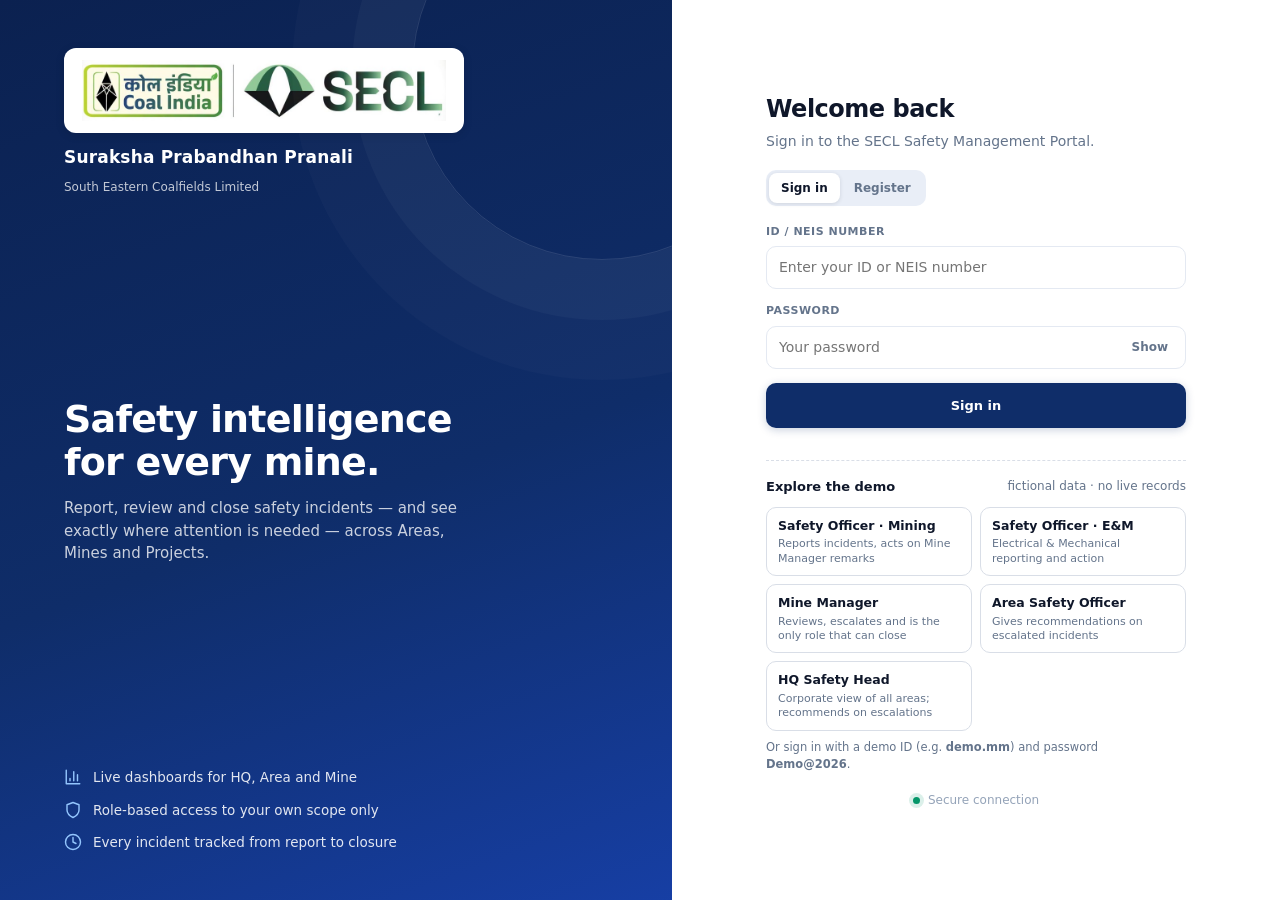
<file: index.html>
<!doctype html>
<html lang="en">
<head>
<meta charset="utf-8">
<meta name="viewport" content="width=device-width,initial-scale=1,viewport-fit=cover">
<meta name="theme-color" content="#0f2d69">
<title>Sign in · Suraksha Prabandhan Pranali</title>
<link rel="stylesheet" href="assets/css/mg.css">
<script src="assets/js/mg-loader.js"></script>
<script src="assets/js/mg-demo.js"></script>
</head>
<body>
<div class="auth">
  <aside class="auth-side" aria-hidden="false">
    <div class="auth-ring"></div>
    <div class="brand-stack"><div class="logo-plate"><img src="assets/img/secl-logo-wide.jpg" alt="Coal India · SECL"></div><b>Suraksha Prabandhan Pranali</b><small>South Eastern Coalfields Limited</small></div>
    <div>
      <h1>Safety intelligence for every mine.</h1>
      <p>Report, review and close safety incidents — and see exactly where attention is needed — across Areas, Mines and Projects.</p>
    </div>
    <ul class="auth-points">
      <li><svg class="ic" viewBox="0 0 24 24"><path d="M3 3v18h18M18 17V9M13 17V5M8 17v-3"/></svg>Live dashboards for HQ, Area and Mine</li>
      <li><svg class="ic" viewBox="0 0 24 24"><path d="M12 22s8-4 8-10V5l-8-3-8 3v7c0 6 8 10 8 10z"/></svg>Role-based access to your own scope only</li>
      <li><svg class="ic" viewBox="0 0 24 24"><circle cx="12" cy="12" r="10"/><path d="M12 6v6l4 2"/></svg>Every incident tracked from report to closure</li>
    </ul>
  </aside>

  <main class="auth-main">
    <div class="auth-card">
      <div>
        <h2 id="authTitle">Welcome back</h2>
        <p class="lead" id="authLead">Sign in to the SECL Safety Management Portal.</p>
      </div>
      <div class="seg" role="tablist" aria-label="Sign in or register" style="justify-self:start">
        <button type="button" role="tab" id="tabIn" class="active" aria-selected="true">Sign in</button>
        <button type="button" role="tab" id="tabUp" aria-selected="false">Register</button>
      </div>

      <form id="formIn" novalidate>
        <div class="field"><label for="loginId">ID / NEIS number</label><input id="loginId" class="input" type="text" placeholder="Enter your ID or NEIS number" autocomplete="username" maxlength="100"></div>
        <div class="field"><label for="loginPass">Password</label>
          <div class="pw"><input id="loginPass" class="input" type="password" placeholder="Your password" autocomplete="current-password" maxlength="128"><button type="button" class="btn btn-ghost btn-sm" data-peek="loginPass" aria-label="Show password">Show</button></div></div>
        <div id="loginErr" class="err-box" role="alert"></div>
        <button id="loginBtn" class="btn btn-primary" type="submit" style="padding:12px 16px">Sign in</button>
        <div class="demo-box"><div class="demo-h">Explore the demo <span>fictional data · no live records</span></div><div class="demo-list" id="demoList"></div><div class="demo-note">Or sign in with a demo ID (e.g. <b>demo.mm</b>) and password <b>Demo@2026</b>.</div></div>
      </form>

      <form id="formUp" class="hidden" novalidate>
        <div class="field"><label for="regName">Full name</label><input id="regName" class="input" type="text" placeholder="Your full name" autocomplete="name" maxlength="150"></div>
        <div class="field"><label for="regId">ID / NEIS number</label><input id="regId" class="input" type="text" placeholder="Enter your ID or NEIS number" maxlength="100"></div>
        <div class="field-row three" style="gap:10px">
          <div class="field"><label for="regDept">Employment</label><select id="regDept" class="select"><option value="">Select</option><option>Departmental</option><option>Contractual</option></select></div>
          <div class="field"><label for="regDeptType">Department</label><select id="regDeptType" class="select"><option value="">Select</option><option>Electrical</option><option>Mechanical</option><option>Mining</option><option>Civil</option></select></div>
          <div class="field"><label for="regWorkplace">Work place</label><select id="regWorkplace" class="select"><option value="">Select</option><option>Below Ground</option><option>Surface</option></select></div>
        </div>
        <div class="field"><label for="regPass">Password</label>
          <div class="pw"><input id="regPass" class="input" type="password" placeholder="At least 12 characters" minlength="12" maxlength="128" autocomplete="new-password"><button type="button" class="btn btn-ghost btn-sm" data-peek="regPass" aria-label="Show password">Show</button></div>
          <span class="hint">12–128 characters. Safety roles are assigned by an administrator, not at registration.</span></div>
        <div id="regErr" class="err-box" role="alert"></div>
        <button id="regBtn" class="btn btn-primary" type="submit" style="padding:12px 16px">Create account</button>
      </form>

      <div class="auth-foot"><i></i>Secure connection</div>
    </div>
  </main>
</div>

<script>
const PROD_FRONTEND_HOSTS=new Set(['mineguard-frontend.vercel.app','mineguard-frontend-tajendrasingh01s-projects.vercel.app','mineguard-frontend-git-main-tajendrasingh01s-projects.vercel.app']);
const API_BASE=window.MINEGUARD_API_BASE||(PROD_FRONTEND_HOSTS.has(location.hostname)?'https://mineguard-api.onrender.com':'https://mineguard-test-api.onrender.com');
const $=id=>document.getElementById(id);

/* Already signed in with an unexpired token → straight to the portal. */
(function(){
  const t=localStorage.getItem('mg_token');if(!t)return;
  try{const p=JSON.parse(atob(t.split('.')[1].replace(/-/g,'+').replace(/_/g,'/')));if(p.exp*1000>Date.now()){location.replace('safety.html');return}}catch{}
  localStorage.removeItem('mg_token');
})();

if(window.MGDemo){$('demoList').innerHTML=Object.entries(MGDemo.PERSONAS).map(([k,p])=>'<button type="button" class="demo-p" data-k="'+k+'"><b>'+p.label+'</b><small>'+p.blurb+'</small></button>').join('');
  $('demoList').onclick=e=>{const b=e.target.closest('[data-k]');if(!b)return;showLoader('Preparing the demo workspace');MGDemo.enter(b.dataset.k);setTimeout(()=>{location.href='safety.html'},700)}}
const mode=m=>{
  const up=m==='up';
  $('tabIn').classList.toggle('active',!up);$('tabUp').classList.toggle('active',up);$('tabIn').setAttribute('aria-selected',String(!up));$('tabUp').setAttribute('aria-selected',String(up));
  $('formIn').classList.toggle('hidden',up);$('formUp').classList.toggle('hidden',!up);
  $('authTitle').textContent=up?'Create your account':'Welcome back';
  $('authLead').textContent=up?'Register to report and track safety observations.':'Sign in to the SECL Safety Management Portal.';
  (up?$('regName'):$('loginId')).focus();
};
$('tabIn').onclick=()=>mode('in');$('tabUp').onclick=()=>mode('up');
document.querySelectorAll('[data-peek]').forEach(b=>b.onclick=()=>{const i=$(b.dataset.peek),show=i.type==='password';i.type=show?'text':'password';b.textContent=show?'Hide':'Show';b.setAttribute('aria-label',show?'Hide password':'Show password')});

/* Full-screen loading scene shown the moment the user signs in; removed again if sign-in fails. */
const showLoader=msg=>{hideLoader();const d=document.createElement('div');d.id='ldOverlay';d.innerHTML=window.MG.loaderHtml(msg);document.body.appendChild(d)};
const hideLoader=()=>{const d=document.getElementById('ldOverlay');if(d)d.remove()};
const fail=(id,msg)=>{hideLoader();const e=$(id);e.textContent=msg;e.classList.add('on')};
const busy=(btn,on,label)=>{btn.disabled=on;btn.classList.toggle('loading',on);btn.firstChild.textContent=on?label:btn.dataset.l};
['loginBtn','regBtn'].forEach(id=>{$(id).dataset.l=$(id).textContent});

async function post(path,body){
  const r=await fetch(API_BASE+path,{method:'POST',headers:{'Content-Type':'application/json'},body:JSON.stringify(body)});
  const d=await r.json().catch(()=>({error:'Invalid response from server'}));
  if(!r.ok)throw new Error(d.error||'Request failed');
  return d;
}
$('formIn').onsubmit=async e=>{
  e.preventDefault();$('loginErr').classList.remove('on');
  const id=$('loginId').value.trim(),pw=$('loginPass').value;
  if(!id||!pw)return fail('loginErr','Please enter your ID and password.');
  busy($('loginBtn'),true,'Signing in…');showLoader('Signing you in');
  const dk=window.MGDemo&&MGDemo.match(id,pw);
  if(dk){MGDemo.enter(dk);setTimeout(()=>{location.href='safety.html'},600);return}
  try{const d=await post('/api/auth/login',{worker_id:id,password:pw});localStorage.setItem('mg_token',d.token);location.href='safety.html'}
  catch(err){fail('loginErr',err.message);busy($('loginBtn'),false)}
};
$('formUp').onsubmit=async e=>{
  e.preventDefault();$('regErr').classList.remove('on');
  const name=$('regName').value.trim(),id=$('regId').value.trim(),pw=$('regPass').value;
  if(!name||!id||!pw)return fail('regErr','Name, ID and password are required.');
  if(pw.length<12||pw.length>128)return fail('regErr','Password must be 12–128 characters.');
  const department=[$('regDept').value,$('regDeptType').value,$('regWorkplace').value].filter(Boolean).join(' | ');
  busy($('regBtn'),true,'Creating…');showLoader('Creating your account');
  try{const d=await post('/api/auth/register',{name,worker_id:id,department,password:pw});localStorage.setItem('mg_token',d.token);location.href='safety.html'}
  catch(err){fail('regErr',err.message);busy($('regBtn'),false)}
};
</script>
</body>
</html>
</file>
<file: assets/css/mg.css>
/* · SECL Safety Intelligence — design system
   Light enterprise UI. Status + severity colours are defined once here and mirrored in mg-core.js. */
:root{
  --bg:#f4f6fb;--surface:#fff;--surface-2:#f8fafc;--line:#e4e9f2;--line-2:#eef2f7;
  --ink:#0f172a;--ink-2:#334155;--muted:#64748b;--faint:#94a3b8;
  --brand:#0f2d69;--accent:#2563eb;--accent-soft:#eaf1ff;--accent-ink:#1d4ed8;
  --st-open:#d97706;--st-open-bg:#fef3c7;
  --st-under_review:#2563eb;--st-under_review-bg:#dbeafe;
  --st-action_assigned:#7c3aed;--st-action_assigned-bg:#ede9fe;
  --st-escalated:#dc2626;--st-escalated-bg:#fee2e2;
  --st-resolved:#059669;--st-resolved-bg:#d1fae5;
  --st-closed:#64748b;--st-closed-bg:#e2e8f0;
  --good:#059669;--warn:#d97706;--bad:#dc2626;
  --r:14px;--r-sm:10px;--sh:0 1px 2px rgba(15,23,42,.04),0 4px 16px rgba(15,23,42,.045);
  --sh-up:0 10px 32px rgba(15,23,42,.11);--ease:cubic-bezier(.2,.75,.25,1);
  --side:232px;font-family:Inter,system-ui,-apple-system,"Segoe UI",Roboto,Arial,sans-serif;
}
*{box-sizing:border-box}html{-webkit-text-size-adjust:100%}
body{margin:0;background:var(--bg);color:var(--ink);font-size:14px;line-height:1.5;-webkit-font-smoothing:antialiased}
h1,h2,h3,h4,p{margin:0}button{font:inherit;color:inherit}a{color:var(--accent-ink)}
.hidden{display:none!important}.sr-only{position:absolute;width:1px;height:1px;overflow:hidden;clip:rect(0 0 0 0)}
svg.ic{width:1em;height:1em;stroke:currentColor;fill:none;stroke-width:1.9;stroke-linecap:round;stroke-linejoin:round;flex:0 0 auto;vertical-align:-.14em}
:focus-visible{outline:2px solid var(--accent);outline-offset:2px;border-radius:6px}

/* ---------- shell ---------- */
.app{display:grid;grid-template-columns:var(--side) minmax(0,1fr);min-height:100dvh}
.sidebar{position:sticky;top:0;height:100dvh;background:#fff;border-right:1px solid var(--line);display:flex;flex-direction:column;padding:18px 12px;gap:4px;z-index:30}
.brand{display:flex;align-items:center;gap:11px;padding:2px 8px 16px}
.brand-mark{width:34px;height:34px;border-radius:10px;background:linear-gradient(140deg,#0f2d69,#2563eb);color:#fff;display:grid;place-items:center;font-weight:800;font-size:13px;letter-spacing:.3px}
.brand b{display:block;font-size:14px;letter-spacing:-.2px}.brand small{color:var(--muted);font-size:11px}
.nav-label{font-size:10px;font-weight:700;letter-spacing:1.1px;color:var(--faint);padding:12px 10px 6px;text-transform:uppercase}
.nav-link{display:flex;align-items:center;gap:11px;width:100%;border:0;background:transparent;text-align:left;padding:10px 12px;border-radius:10px;color:var(--ink-2);font-weight:550;cursor:pointer;text-decoration:none;transition:background .18s,color .18s,transform .18s var(--ease)}
.nav-link svg{font-size:18px;color:var(--faint);transition:color .18s}
.nav-link:hover{background:var(--surface-2);color:var(--ink)}.nav-link:hover svg{color:var(--accent)}
.nav-link.active{background:var(--accent-soft);color:var(--accent-ink)}.nav-link.active svg{color:var(--accent)}
.nav-link:active{transform:scale(.985)}
.side-spacer{flex:1}
.userbox{border:1px solid var(--line);border-radius:12px;padding:11px;background:var(--surface-2);display:grid;gap:9px}
.userbox .u-name{font-weight:650;font-size:13px;overflow:hidden;text-overflow:ellipsis;white-space:nowrap}
.userbox .u-role{font-size:11px;color:var(--muted)}
.main{min-width:0;display:flex;flex-direction:column}
.topbar{position:sticky;top:0;z-index:20;display:flex;align-items:center;justify-content:space-between;gap:14px;flex-wrap:wrap;padding:14px 28px;background:rgba(244,246,251,.88);backdrop-filter:saturate(1.4) blur(10px);border-bottom:1px solid transparent}
.topbar.scrolled{border-bottom-color:var(--line)}
.crumbs{display:flex;align-items:center;gap:6px;flex-wrap:wrap;min-width:0}
.crumbs h1{font-size:19px;letter-spacing:-.35px;font-weight:750}
.crumb-btn{border:0;background:transparent;color:var(--muted);cursor:pointer;padding:4px 7px;border-radius:7px;font-weight:550}
.crumb-btn:hover{background:#e9eef7;color:var(--ink)}.crumb-sep{color:var(--faint);font-size:12px}
.crumb-cur{font-weight:700;padding:4px 7px}
.top-actions{display:flex;align-items:center;gap:10px;flex-wrap:wrap}
.content{padding:6px 28px 40px;max-width:1500px;width:100%;margin:0 auto}
#view>*{animation:view-in .36s var(--ease) both}
@keyframes view-in{from{opacity:0;transform:translateY(10px)}to{opacity:1;transform:none}}

/* ---------- controls ---------- */
.btn{display:inline-flex;align-items:center;justify-content:center;gap:8px;border:1px solid transparent;border-radius:10px;padding:9px 15px;font-weight:600;font-size:13px;cursor:pointer;white-space:nowrap;transition:background .18s,border-color .18s,box-shadow .22s,transform .2s var(--ease),color .18s,opacity .18s}
.btn:not(:disabled):hover{transform:translateY(-1px)}.btn:not(:disabled):active{transform:translateY(0) scale(.98)}
.btn:disabled{opacity:.5;cursor:not-allowed}
.btn-primary{background:var(--brand);color:#fff;box-shadow:0 2px 8px rgba(15,45,105,.22)}.btn-primary:not(:disabled):hover{background:#143a85;box-shadow:0 6px 16px rgba(15,45,105,.28)}
.btn-accent{background:var(--accent);color:#fff;box-shadow:0 2px 8px rgba(37,99,235,.25)}.btn-accent:not(:disabled):hover{background:#1d4ed8}
.btn-secondary{background:#fff;border-color:var(--line);color:var(--ink-2)}.btn-secondary:not(:disabled):hover{border-color:#cdd7e6;box-shadow:0 4px 12px rgba(15,23,42,.07)}
.btn-ghost{background:transparent;color:var(--muted)}.btn-ghost:not(:disabled):hover{background:#e9eef7;color:var(--ink)}
.btn-danger{background:#fff;border-color:#fecaca;color:#b91c1c}.btn-danger:not(:disabled):hover{background:#fef2f2}
.btn-sm{padding:6px 11px;font-size:12px;border-radius:8px}.btn-icon{padding:8px;width:34px;height:34px}
.btn.loading{pointer-events:none;opacity:.75}.btn.loading::after{content:"";width:13px;height:13px;border:2px solid currentColor;border-right-color:transparent;border-radius:50%;animation:spin .7s linear infinite}
@keyframes spin{to{transform:rotate(360deg)}}
.seg{display:inline-flex;background:#e9eef7;border-radius:10px;padding:3px;gap:2px}
.seg button{border:0;background:transparent;padding:6px 12px;border-radius:8px;font-weight:600;font-size:12px;color:var(--muted);cursor:pointer;transition:background .18s,color .18s,box-shadow .2s}
.seg button:hover{color:var(--ink)}.seg button.active{background:#fff;color:var(--ink);box-shadow:0 1px 4px rgba(15,23,42,.12)}
.input,.select,.textarea{width:100%;border:1.5px solid var(--line);border-radius:10px;background:#fff;padding:10px 12px;font:inherit;color:var(--ink);transition:border-color .18s,box-shadow .18s,background .18s}
.input:hover,.select:hover,.textarea:hover{border-color:#cdd7e6}
.input:focus,.select:focus,.textarea:focus{outline:none;border-color:var(--accent);box-shadow:0 0 0 3px rgba(37,99,235,.14)}
.input[readonly]{background:var(--surface-2);color:var(--muted)}.textarea{min-height:96px;resize:vertical}
.field{display:flex;flex-direction:column;gap:6px;min-width:0}.field>label,.lbl{font-size:11px;font-weight:700;letter-spacing:.5px;text-transform:uppercase;color:var(--muted)}
.field .hint{font-size:11.5px;color:var(--faint)}
.field-row{display:grid;grid-template-columns:repeat(2,minmax(0,1fr));gap:16px}.field-row.three{grid-template-columns:repeat(3,minmax(0,1fr))}.field.span{grid-column:1/-1}
.chip{display:inline-flex;align-items:center;gap:6px;border:1.5px solid var(--line);background:#fff;border-radius:999px;padding:5px 12px;font-size:12px;font-weight:600;color:var(--ink-2);cursor:pointer;transition:all .18s}
.chip:hover{border-color:#c4d0e4;transform:translateY(-1px)}.chip.on{background:var(--accent-soft);border-color:#b9cffb;color:var(--accent-ink)}
.chip .n{font-weight:700;color:var(--faint);font-size:11px}.chip.on .n{color:var(--accent-ink)}
.chip .dot{width:8px;height:8px;border-radius:50%}
.chips{display:flex;gap:8px;flex-wrap:wrap}

/* ---------- cards / grid ---------- */
.card{background:var(--surface);border:1px solid var(--line);border-radius:var(--r);box-shadow:var(--sh);padding:18px;min-width:0;transition:box-shadow .25s,transform .25s var(--ease),border-color .25s}
.card.lift:hover{box-shadow:var(--sh-up);transform:translateY(-2px)}
.card-h{display:flex;align-items:flex-start;justify-content:space-between;gap:12px;margin-bottom:14px}
.card-h h3{font-size:14.5px;font-weight:700;letter-spacing:-.15px}.card-h .sub{font-size:12px;color:var(--muted);margin-top:2px}
.tools{display:flex;gap:8px;align-items:center;flex-wrap:wrap}
.grid{display:grid;gap:16px}.g2{grid-template-columns:repeat(2,minmax(0,1fr))}.g3{grid-template-columns:repeat(3,minmax(0,1fr))}.g4{grid-template-columns:repeat(4,minmax(0,1fr))}
.g-wide{grid-template-columns:minmax(0,1.7fr) minmax(0,1fr)}.g-wide-r{grid-template-columns:minmax(0,1fr) minmax(0,1.7fr)}
.kpis{display:grid;grid-template-columns:repeat(auto-fit,minmax(168px,1fr));gap:14px;margin-bottom:16px}
.kpi{position:relative;text-align:left;background:#fff;border:1px solid var(--line);border-radius:var(--r);padding:15px 16px 13px;box-shadow:var(--sh);cursor:pointer;overflow:hidden;transition:box-shadow .25s,transform .25s var(--ease),border-color .25s}
.kpi::before{content:"";position:absolute;left:0;top:0;bottom:0;width:3px;background:var(--c,var(--accent))}
.kpi:hover{transform:translateY(-2px);box-shadow:var(--sh-up)}.kpi:focus-visible{outline-offset:0}
.kpi.static{cursor:default}.kpi.static:hover{transform:none;box-shadow:var(--sh)}
.kpi-top{display:flex;align-items:center;gap:7px;color:var(--muted);font-size:12px;font-weight:600}
.kpi-top .dot{width:8px;height:8px;border-radius:50%;background:var(--c,var(--accent))}
.kpi-val{font-size:28px;font-weight:750;letter-spacing:-.8px;margin-top:6px;line-height:1.1;font-variant-numeric:tabular-nums}
.kpi-foot{display:flex;align-items:flex-end;justify-content:space-between;gap:8px;margin-top:6px;font-size:11.5px;color:var(--muted)}
.delta{display:inline-flex;align-items:center;gap:3px;font-weight:700;font-size:11.5px}.delta.up-bad,.delta.down-bad{color:var(--bad)}.delta.up-good,.delta.down-good{color:var(--good)}.delta.flat{color:var(--muted)}
.pill{display:inline-flex;align-items:center;gap:6px;border-radius:999px;padding:3px 10px;font-size:11.5px;font-weight:650;white-space:nowrap;background:var(--bg-c,#e2e8f0);color:var(--c,#334155)}
.pill .dot{width:6px;height:6px;border-radius:50%;background:var(--c,#334155)}
.tag{display:inline-flex;align-items:center;gap:5px;border-radius:7px;padding:2px 8px;font-size:11px;font-weight:650;background:var(--surface-2);border:1px solid var(--line);color:var(--ink-2)}
.muted{color:var(--muted)}.faint{color:var(--faint)}.small{font-size:12px}.strong{font-weight:650}
.section-title{display:flex;align-items:center;justify-content:space-between;gap:10px;margin:22px 0 12px}.section-title h2{font-size:15px;font-weight:700;letter-spacing:-.2px}
.range-note{font-size:12px;color:var(--muted);display:flex;align-items:center;gap:6px}

/* ---------- charts ---------- */
.chart{position:relative;min-height:60px}.chart svg{display:block;width:100%;overflow:visible}
.chart .axis{font:10.5px Inter,system-ui,sans-serif;fill:var(--faint)}.chart .grid-l{stroke:#edf1f7}
.bar-rect{transform-box:fill-box;transform-origin:50% 100%;animation:grow .55s var(--ease) both;transition:opacity .15s,filter .15s}
@keyframes grow{from{transform:scaleY(0)}to{transform:scaleY(1)}}
.chart [data-i]{cursor:pointer}.chart:hover [data-i]{opacity:.6}.chart [data-i]:hover,.chart [data-i]:focus{opacity:1!important}
.line-path{stroke-dasharray:1;stroke-dashoffset:1;animation:draw 1s var(--ease) forwards}
@keyframes draw{to{stroke-dashoffset:0}}
.area-fill{animation:fade-in .8s ease both}@keyframes fade-in{from{opacity:0}to{opacity:1}}
.hbars{display:grid;gap:11px}
.hbar{display:grid;grid-template-columns:minmax(70px,.9fr) 2.2fr auto;gap:12px;align-items:center;font-size:12.5px;cursor:pointer;border-radius:8px;padding:3px 4px;margin:0 -4px;transition:background .15s}
.hbar:hover,.hbar:focus-visible{background:var(--surface-2)}.hbar .nm{overflow:hidden;text-overflow:ellipsis;white-space:nowrap;font-weight:550}
.hbar-track{height:10px;background:#edf1f7;border-radius:99px;overflow:hidden;display:flex}
.hbar-seg{height:100%;min-width:0;transform-origin:left;animation:growx .6s var(--ease) both}@keyframes growx{from{transform:scaleX(0)}to{transform:scaleX(1)}}
.hbar b{font-variant-numeric:tabular-nums;min-width:26px;text-align:right}
.hbar.static{cursor:default}
.donut-wrap{display:flex;align-items:center;gap:20px;flex-wrap:wrap}.donut{width:150px;height:150px;flex:0 0 auto;position:relative}
.donut svg{width:100%;height:100%;transform:rotate(-90deg)}.donut path{transition:transform .2s var(--ease),opacity .2s;transform-origin:50% 50%;cursor:pointer;animation:fade-in .6s ease both}
.donut path:hover,.donut path:focus{transform:scale(1.045)}
.donut-c{position:absolute;inset:0;display:grid;place-content:center;text-align:center;pointer-events:none}.donut-c b{font-size:24px;letter-spacing:-.6px;line-height:1.1}.donut-c small{color:var(--muted);font-size:11px}
.legend{display:grid;gap:7px;font-size:12.5px;flex:1;min-width:130px}
.legend button{display:flex;align-items:center;gap:8px;border:0;background:transparent;padding:3px 6px;margin:0 -6px;border-radius:7px;cursor:pointer;text-align:left;width:calc(100% + 12px)}
.legend button:hover{background:var(--surface-2)}.legend i{width:9px;height:9px;border-radius:3px;flex:0 0 auto}.legend em{margin-left:auto;font-style:normal;color:var(--muted);font-variant-numeric:tabular-nums}
.legend b{font-variant-numeric:tabular-nums}
.heat-scroll{overflow-x:auto;padding-bottom:4px}.heat{display:grid;gap:3px;min-width:560px}
.heat-cell{border:0;border-radius:5px;min-height:24px;padding:0;font-size:10.5px;font-weight:650;cursor:default;color:rgba(15,23,42,.8);background:#eef2f8;transition:transform .15s,box-shadow .15s}
.heat-cell[data-i]{cursor:pointer}.heat-cell:hover,.heat-cell:focus-visible{transform:scale(1.18);box-shadow:0 4px 12px rgba(15,23,42,.2);z-index:2;position:relative}
.heat-h{font-size:10.5px;color:var(--muted);display:flex;align-items:center;justify-content:center;font-weight:600;white-space:nowrap}.heat-h.row{justify-content:flex-start;padding-right:8px;overflow:hidden;text-overflow:ellipsis}
.heat-legend{display:flex;align-items:center;gap:8px;margin-top:10px;font-size:11px;color:var(--muted)}.heat-legend i{display:block;width:120px;height:8px;border-radius:99px;background:linear-gradient(90deg,#eef2f8,var(--hc,#2563eb))}
.pipeline{display:flex;flex-wrap:wrap;gap:6px;align-items:stretch}
.pipe-step{flex:1 1 120px;position:relative;border:1px solid var(--line);border-radius:12px;padding:12px 14px;background:#fff;cursor:pointer;text-align:left;transition:transform .22s var(--ease),box-shadow .22s,border-color .22s;overflow:hidden}
.pipe-step:hover{transform:translateY(-2px);box-shadow:var(--sh-up);border-color:var(--c)}
.pipe-step::after{content:"";position:absolute;left:0;right:0;bottom:0;height:4px;background:var(--c);transform-origin:left;transform:scaleX(var(--w,0));transition:transform .7s var(--ease)}
.pipe-step b{display:block;font-size:22px;letter-spacing:-.5px;line-height:1.15}.pipe-step small{color:var(--muted);font-weight:600}
.pipe-step .pct{position:absolute;right:11px;top:11px;font-size:11px;color:var(--muted);font-weight:650}
.stack-bar{display:flex;height:12px;border-radius:99px;overflow:hidden;background:#edf1f7}.stack-bar i{display:block;transition:flex .5s var(--ease)}
.ring{position:relative;width:var(--s,120px);height:var(--s,120px);flex:0 0 auto}.ring svg{width:100%;height:100%;transform:rotate(-90deg)}
.ring circle{fill:none;stroke-width:11}.ring .bg{stroke:#edf1f7}.ring .fg{stroke-linecap:round;transition:stroke-dashoffset 1s var(--ease)}
.ring-c{position:absolute;inset:0;display:grid;place-content:center;text-align:center}.ring-c b{font-size:24px;letter-spacing:-.6px}.ring-c small{color:var(--muted);font-size:11px}
.spark{width:78px;height:28px;overflow:visible}
.mg-tip{position:fixed;z-index:200;pointer-events:none;background:#0f172a;color:#fff;border-radius:10px;padding:8px 11px;font-size:12px;line-height:1.45;box-shadow:0 10px 30px rgba(2,6,23,.3);max-width:260px;opacity:0;transform:translateY(4px);transition:opacity .14s,transform .14s}
.mg-tip.on{opacity:1;transform:none}.mg-tip b{font-weight:700}.mg-tip .t-row{display:flex;gap:8px;align-items:center;justify-content:space-between}.mg-tip i{display:inline-block;width:8px;height:8px;border-radius:2px;margin-right:6px}

/* ---------- incident feed + cards ---------- */
.toolbar{display:flex;gap:12px;flex-wrap:wrap;align-items:center;margin-bottom:14px}
.search{position:relative;flex:1 1 240px;max-width:380px}.search svg{position:absolute;left:12px;top:50%;transform:translateY(-50%);color:var(--faint)}.search .input{padding-left:36px}
.feed{display:grid;grid-template-columns:repeat(auto-fill,minmax(318px,1fr));gap:14px}
.inc-card{position:relative;background:#fff;border:1px solid var(--line);border-left:4px solid var(--c,#94a3b8);border-radius:var(--r);padding:15px 16px 13px;box-shadow:var(--sh);cursor:pointer;text-align:left;display:flex;flex-direction:column;gap:10px;transition:transform .26s var(--ease),box-shadow .26s,border-color .26s;animation:view-in .4s var(--ease) both}
.inc-card:hover,.inc-card:focus-visible,.inc-card.pop-open{transform:translateY(-3px);box-shadow:var(--sh-up)}
.inc-top{display:flex;align-items:center;justify-content:space-between;gap:8px}.inc-id{font-size:11.5px;font-weight:700;color:var(--muted);letter-spacing:.3px;font-variant-numeric:tabular-nums}
.inc-title{font-size:14.5px;font-weight:700;letter-spacing:-.2px;line-height:1.3;display:-webkit-box;-webkit-line-clamp:2;-webkit-box-orient:vertical;overflow:hidden}
.inc-meta{display:grid;gap:5px;font-size:12px;color:var(--muted)}.inc-meta div{display:flex;align-items:center;gap:7px;min-width:0}.inc-meta span{overflow:hidden;text-overflow:ellipsis;white-space:nowrap}
.inc-foot{display:flex;align-items:center;justify-content:space-between;gap:8px;border-top:1px dashed var(--line);padding-top:10px;font-size:11.5px}
.pending-flag{display:inline-flex;align-items:center;gap:5px;font-weight:650;color:var(--st-open)}.pending-flag.overdue{color:var(--bad)}.pending-flag.done{color:var(--good)}
.pending-flag .pulse{width:7px;height:7px;border-radius:50%;background:currentColor;animation:pulse 1.8s ease-out infinite}
@keyframes pulse{0%{box-shadow:0 0 0 0 currentColor}70%{box-shadow:0 0 0 7px transparent}100%{box-shadow:0 0 0 0 transparent}}
.sev{display:inline-flex;align-items:center;gap:5px;font-size:11.5px;font-weight:650;color:var(--c)}.sev i{display:inline-flex;gap:2px}.sev i s{width:4px;height:11px;border-radius:2px;background:#e2e8f0;text-decoration:none}.sev i s.on{background:var(--c)}
.inc-pop{position:absolute;z-index:40;width:330px;max-width:calc(100vw - 28px);background:#fff;border:1px solid var(--line);border-radius:14px;box-shadow:0 18px 50px rgba(15,23,42,.2);padding:14px;opacity:0;pointer-events:none;transform:translateY(8px) scale(.98);transition:opacity .2s,transform .22s var(--ease);cursor:default}
.inc-pop.on{opacity:1;transform:none;pointer-events:auto}.inc-pop h4{font-size:12px;text-transform:uppercase;letter-spacing:.6px;color:var(--muted);margin-bottom:8px;font-weight:700}
.inc-pop p{font-size:12.5px;color:var(--ink-2);line-height:1.5;display:-webkit-box;-webkit-line-clamp:4;-webkit-box-orient:vertical;overflow:hidden}
.pop-grid{display:grid;grid-template-columns:1fr 1fr;gap:8px 12px;margin:10px 0;font-size:12px}.pop-grid small{display:block;color:var(--faint);font-weight:650;font-size:10.5px;text-transform:uppercase;letter-spacing:.4px}.pop-grid span{font-weight:600}
.pop-last{border-top:1px solid var(--line-2);padding-top:9px;margin-top:9px;font-size:12px;color:var(--muted)}
.skeleton{background:linear-gradient(90deg,#eceff5 25%,#f6f8fb 37%,#eceff5 63%);background-size:400% 100%;animation:shimmer 1.3s ease infinite;border-radius:8px;display:block}
@keyframes shimmer{0%{background-position:100% 0}100%{background-position:0 0}}
.empty{display:grid;place-items:center;text-align:center;gap:8px;padding:46px 20px;color:var(--muted)}.empty svg{font-size:34px;color:var(--faint)}.empty b{color:var(--ink);font-size:15px}
.banner{display:flex;gap:10px;align-items:flex-start;border-radius:12px;padding:12px 14px;font-size:13px;margin-bottom:14px}
.banner.error{background:#fef2f2;color:#991b1b;border:1px solid #fecaca}.banner.warn{background:#fffbeb;color:#92400e;border:1px solid #fde68a}.banner.info{background:var(--accent-soft);color:#1e40af;border:1px solid #c7dafc}
.banner .btn{margin-left:auto}

/* ---------- incident detail ---------- */
.back{margin:2px 0 12px}
.inc-head{display:flex;gap:16px;justify-content:space-between;align-items:flex-start;flex-wrap:wrap;margin-bottom:16px}
.inc-head h2{font-size:22px;letter-spacing:-.5px;font-weight:750;margin:6px 0 8px}.inc-head .row{display:flex;gap:8px;align-items:center;flex-wrap:wrap}
.action-bar{display:flex;gap:8px;flex-wrap:wrap}
.stepper{display:grid;grid-auto-flow:column;grid-auto-columns:1fr;gap:4px;margin-bottom:16px}
.stepper .sp{position:relative;text-align:center;padding-top:20px;font-size:10.5px;font-weight:650;color:var(--faint);cursor:pointer;border:0;background:transparent;line-height:1.25}
.stepper .sp::before{content:"";position:absolute;left:0;right:0;top:6px;height:4px;background:#e4e9f2;border-radius:2px}
.stepper .sp::after{content:"";position:absolute;left:50%;top:1px;width:14px;height:14px;margin-left:-7px;border-radius:50%;background:#fff;border:3px solid #cbd5e1;z-index:1}
.stepper .sp.done{color:var(--ink-2)}.stepper .sp.done::before{background:var(--good)}.stepper .sp.done::after{background:var(--good);border-color:var(--good)}
.stepper .sp.current{color:var(--accent-ink)}.stepper .sp.current::after{border-color:var(--accent);box-shadow:0 0 0 5px rgba(37,99,235,.16)}
.stepper .sp.overdue{color:var(--bad)}.stepper .sp.overdue::after{border-color:var(--bad);box-shadow:0 0 0 5px rgba(220,38,38,.16)}
.stepper .sp.skipped{opacity:.5}.stepper .sp:hover{color:var(--ink)}
.tl{position:relative;display:grid;gap:0}
.tl-item{position:relative;display:grid;grid-template-columns:34px minmax(0,1fr);gap:12px;padding-bottom:6px}
.tl-item::before{content:"";position:absolute;left:16px;top:32px;bottom:-2px;width:2px;background:var(--line)}.tl-item:last-child::before{display:none}
.tl-item.done::before{background:linear-gradient(var(--good),var(--line))}
.tl-dot{width:32px;height:32px;border-radius:50%;display:grid;place-items:center;background:#fff;border:2px solid #d5deec;color:var(--faint);font-size:15px;z-index:1;transition:transform .2s var(--ease)}
.tl-item.done .tl-dot{background:var(--good);border-color:var(--good);color:#fff}
.tl-item.current .tl-dot{border-color:var(--accent);color:var(--accent);box-shadow:0 0 0 5px rgba(37,99,235,.14)}
.tl-item.overdue .tl-dot{border-color:var(--bad);color:var(--bad);box-shadow:0 0 0 5px rgba(220,38,38,.14);animation:pulse-o 2s ease-out infinite}
@keyframes pulse-o{0%,100%{box-shadow:0 0 0 4px rgba(220,38,38,.14)}50%{box-shadow:0 0 0 8px rgba(220,38,38,.05)}}
.tl-item.skipped .tl-dot{border-style:dashed}
.tl-card{border:1px solid transparent;border-radius:12px;padding:6px 10px 10px;margin:-2px 0 6px;transition:background .18s,border-color .18s;cursor:pointer}
.tl-item:hover .tl-card,.tl-item.open .tl-card{background:#fff;border-color:var(--line);box-shadow:var(--sh)}
.tl-top{display:flex;align-items:center;justify-content:space-between;gap:10px;flex-wrap:wrap}.tl-title{font-weight:700;font-size:13.5px}.tl-item.pending .tl-title,.tl-item.skipped .tl-title{color:var(--faint)}
.tl-time{font-size:11.5px;color:var(--muted);font-variant-numeric:tabular-nums}
.tl-sum{font-size:12.5px;color:var(--muted);margin-top:2px}
.tl-more{display:grid;gap:8px;max-height:0;overflow:hidden;opacity:0;transition:max-height .35s var(--ease),opacity .25s,margin .25s}.tl-item.open .tl-more{max-height:900px;opacity:1;margin-top:10px}
.tl-kv{display:grid;grid-template-columns:96px minmax(0,1fr);gap:8px;font-size:12.5px}.tl-kv small{color:var(--faint);font-weight:650;text-transform:uppercase;font-size:10.5px;letter-spacing:.4px;padding-top:2px}
.tl-remark{background:var(--surface-2);border-left:3px solid var(--line);border-radius:6px;padding:8px 10px;font-size:12.5px;white-space:pre-wrap;overflow-wrap:anywhere}
.facts{display:grid;grid-template-columns:repeat(2,minmax(0,1fr));gap:10px}.fact{background:var(--surface-2);border:1px solid var(--line-2);border-radius:10px;padding:9px 11px;min-width:0}.fact small{display:block;font-size:10.5px;font-weight:700;text-transform:uppercase;letter-spacing:.4px;color:var(--faint)}.fact b{display:block;font-size:13px;margin-top:3px;overflow-wrap:anywhere;font-weight:600}.fact.wide{grid-column:1/-1}
.gallery{display:flex;gap:9px;flex-wrap:wrap}.gallery button{border:0;padding:0;background:none;cursor:zoom-in;border-radius:10px;overflow:hidden;transition:transform .2s var(--ease),box-shadow .2s}.gallery button:hover{transform:scale(1.04);box-shadow:var(--sh-up)}.gallery img{display:block;width:96px;height:96px;object-fit:cover}
.lightbox{position:fixed;inset:0;z-index:300;background:rgba(2,6,23,.86);display:grid;place-items:center;padding:24px;animation:fade-in .2s}.lightbox img{max-width:100%;max-height:100%;border-radius:12px}
.log{display:grid;gap:0}.log-item{display:grid;grid-template-columns:10px 1fr;gap:12px;padding:9px 0;border-bottom:1px solid var(--line-2);font-size:12.5px}.log-item:last-child{border:0}.log-item i{width:8px;height:8px;border-radius:50%;margin-top:6px;background:var(--faint)}.log-item.c i{background:var(--accent)}
.log-item time{color:var(--faint);font-size:11px}.log-item p{white-space:pre-wrap;overflow-wrap:anywhere;margin-top:2px}
.composer{display:grid;gap:10px}

/* ---------- overlays ---------- */
.backdrop{position:fixed;inset:0;z-index:100;background:rgba(11,23,48,.5);backdrop-filter:blur(3px);opacity:0;transition:opacity .25s}.backdrop.on{opacity:1}
.drawer{position:fixed;top:0;right:0;bottom:0;z-index:110;width:min(480px,100%);background:#fff;box-shadow:-20px 0 60px rgba(2,6,23,.2);display:flex;flex-direction:column;transform:translateX(100%);transition:transform .32s var(--ease)}
.drawer.on{transform:none}.drawer-h{display:flex;align-items:flex-start;justify-content:space-between;gap:12px;padding:18px 20px;border-bottom:1px solid var(--line)}.drawer-h h3{font-size:16px;letter-spacing:-.2px}.drawer-b{padding:20px;overflow:auto;flex:1;display:grid;gap:16px;align-content:start}.drawer-f{padding:14px 20px;border-top:1px solid var(--line);display:flex;gap:10px;justify-content:flex-end;background:var(--surface-2)}
.opt-list{display:grid;gap:8px}.opt{display:flex;gap:11px;align-items:flex-start;border:1.5px solid var(--line);border-radius:12px;padding:11px 13px;cursor:pointer;transition:border-color .18s,background .18s,transform .18s}.opt:hover{border-color:#bcc9de;transform:translateY(-1px)}.opt.sel{border-color:var(--accent);background:var(--accent-soft)}.opt input{margin-top:3px}
.summary-box{border:1px solid var(--line);border-radius:12px;background:var(--surface-2);padding:12px 14px;display:grid;gap:8px;font-size:13px}.summary-box div{display:flex;justify-content:space-between;gap:12px}.summary-box small{color:var(--muted)}
.check{display:flex;gap:10px;align-items:flex-start;font-size:13px;cursor:pointer}.check input{margin-top:3px;width:16px;height:16px}
.toasts{position:fixed;right:18px;bottom:18px;z-index:400;display:grid;gap:10px;max-width:min(380px,calc(100vw - 36px))}
.toast{display:flex;gap:10px;align-items:flex-start;background:#0f172a;color:#fff;border-radius:12px;padding:12px 14px;font-size:13px;box-shadow:0 14px 40px rgba(2,6,23,.35);animation:toast-in .3s var(--ease) both}.toast.ok svg{color:#34d399}.toast.err svg{color:#fca5a5}.toast .btn{margin-left:auto;padding:3px 8px}
@keyframes toast-in{from{opacity:0;transform:translateY(12px)}to{opacity:1;transform:none}}
.range-pop{position:relative}.range-menu{position:absolute;right:0;top:calc(100% + 8px);z-index:50;background:#fff;border:1px solid var(--line);border-radius:14px;box-shadow:var(--sh-up);padding:14px;width:290px;display:grid;gap:12px;animation:view-in .2s var(--ease)}

/* ---------- wizard (report) ---------- */
.wz{max-width:880px;margin:0 auto}.wz-head{display:flex;justify-content:space-between;gap:14px;align-items:flex-start;flex-wrap:wrap;margin:6px 0 18px}.wz-head h2{font-size:23px;letter-spacing:-.5px;font-weight:750}.eyebrow{font-size:10.5px;font-weight:800;letter-spacing:1.2px;text-transform:uppercase;color:var(--st-escalated)}
.wz-steps{display:flex;gap:8px;margin-bottom:18px;overflow-x:auto;padding-bottom:2px}.wz-step{flex:1 1 0;min-width:110px;display:flex;align-items:center;gap:9px;border:1.5px solid var(--line);background:#fff;border-radius:12px;padding:9px 11px;font-size:12px;font-weight:650;color:var(--muted);cursor:pointer;transition:all .2s}
.wz-step .n{width:24px;height:24px;border-radius:8px;display:grid;place-items:center;background:var(--surface-2);font-size:12px;font-weight:800}.wz-step.active{border-color:var(--accent);color:var(--accent-ink);background:var(--accent-soft)}.wz-step.active .n{background:var(--accent);color:#fff}.wz-step.done .n{background:var(--good);color:#fff}.wz-step.done{color:var(--ink-2)}
.wz-panel{animation:view-in .3s var(--ease) both;display:grid;gap:18px}.wz-actions{display:flex;justify-content:space-between;gap:10px;margin-top:18px;flex-wrap:wrap}
.choice-grid{display:grid;grid-template-columns:repeat(auto-fill,minmax(150px,1fr));gap:10px}.choice{border:1.5px solid var(--line);background:#fff;border-radius:12px;padding:12px;text-align:left;cursor:pointer;display:grid;gap:4px;transition:all .18s}.choice:hover{border-color:#bcc9de;transform:translateY(-1px)}.choice.sel{border-color:var(--c,var(--accent));background:var(--bg-c,var(--accent-soft));box-shadow:0 0 0 3px color-mix(in srgb,var(--c,var(--accent)) 16%,transparent)}.choice b{font-size:13px}.choice small{color:var(--muted);font-size:11.5px}
.toggle3{display:flex;gap:4px;background:#e9eef7;padding:3px;border-radius:10px}.toggle3 button{flex:1;border:0;background:transparent;padding:8px 6px;border-radius:8px;font-weight:600;font-size:12.5px;color:var(--muted);cursor:pointer}.toggle3 button.active{background:#fff;color:var(--ink);box-shadow:0 1px 4px rgba(15,23,42,.12)}
.thumbs{display:flex;gap:10px;flex-wrap:wrap}.thumb{position:relative;width:74px;height:74px}.thumb img{width:100%;height:100%;object-fit:cover;border-radius:10px;border:2px solid #fff;box-shadow:0 2px 9px rgba(15,23,42,.2)}.thumb button{position:absolute;right:-6px;top:-6px;width:22px;height:22px;border-radius:50%;border:0;background:var(--bad);color:#fff;cursor:pointer;display:grid;place-items:center;padding:0}
.drop{border:2px dashed #cbd5e1;border-radius:14px;padding:22px;text-align:center;color:var(--muted);transition:border-color .2s,background .2s}.drop.over{border-color:var(--accent);background:var(--accent-soft)}
.doc-grid{display:grid;grid-template-columns:repeat(auto-fill,minmax(250px,1fr));gap:14px}.doc{display:flex;flex-direction:column;gap:6px}.doc h3{font-size:14px}.doc p{font-size:12.5px;color:var(--muted);flex:1}

/* ---------- responsive ---------- */
@media(max-width:1180px){.g4{grid-template-columns:repeat(2,minmax(0,1fr))}.g3{grid-template-columns:repeat(2,minmax(0,1fr))}.g-wide,.g-wide-r{grid-template-columns:1fr}}
@media(max-width:1000px){:root{--side:68px}.brand div:last-child,.nav-link span,.nav-label,.userbox .u-name,.userbox .u-role{display:none}.nav-link{justify-content:center;padding:12px}.userbox{padding:8px}.brand{justify-content:center;padding-inline:0}}
@media(max-width:760px){
  .app{grid-template-columns:1fr}.sidebar{position:fixed;top:auto;bottom:0;left:0;right:0;height:auto;flex-direction:row;padding:6px 8px calc(6px + env(safe-area-inset-bottom));border-right:0;border-top:1px solid var(--line);justify-content:space-around;gap:0;box-shadow:0 -6px 24px rgba(15,23,42,.07)}
  .brand,.userbox,.side-spacer,.nav-label{display:none}.nav-link{flex-direction:column;gap:3px;padding:7px 4px;font-size:10px;flex:1;min-width:0}.nav-link span{display:block;font-size:10px;overflow:hidden;text-overflow:ellipsis;white-space:nowrap;max-width:100%}.nav-link svg{font-size:19px}
  .topbar{padding:12px 16px}.content{padding:4px 16px 96px}.crumbs h1{font-size:17px}
  .g2,.g3,.g4{grid-template-columns:1fr}.kpis{grid-template-columns:repeat(2,minmax(0,1fr))}.field-row,.field-row.three{grid-template-columns:1fr}.facts{grid-template-columns:1fr}
  .stepper{grid-auto-flow:row;grid-auto-columns:auto;grid-template-columns:repeat(4,1fr);row-gap:10px}.feed{grid-template-columns:1fr}
  .hbar{grid-template-columns:minmax(60px,1fr) 1.6fr auto}.toasts{bottom:84px}.drawer{width:100%}
  .inc-pop{display:none}.tl-kv{grid-template-columns:1fr;gap:2px}
}
@media(prefers-reduced-motion:reduce){*,*::before,*::after{animation-duration:.01ms!important;animation-iteration-count:1!important;transition-duration:.01ms!important}.line-path{stroke-dasharray:none;stroke-dashoffset:0}}
@media(hover:none){.inc-pop{display:none}}

/* ---------- additions: analytics filter bar, gate screens, auth ---------- */
.hide-sm{}
@media(max-width:760px){.hide-sm{display:none!important}}
.fbar{display:flex;justify-content:space-between;align-items:center;gap:12px 18px;flex-wrap:wrap;padding:12px 14px;margin-bottom:16px;position:sticky;top:64px;z-index:15}
.fbar .fgroup{display:flex;align-items:center;gap:10px;flex-wrap:wrap}.fbar .fgroup>svg{color:var(--faint);font-size:16px}
.fbar .select{width:auto;max-width:210px;padding:8px 12px;font-size:13px}
@media(max-width:760px){.fbar{position:static}.fbar .select{max-width:100%;flex:1 1 140px}}
.crumbs .crumb-cur-h{font-size:19px;letter-spacing:-.35px;font-weight:750;padding:4px 7px}
.gate{min-height:100dvh;display:grid;place-items:center;padding:24px;background:var(--bg)}
.gate-card{width:min(460px,100%);background:#fff;border:1px solid var(--line);border-radius:18px;box-shadow:var(--sh-up);padding:32px;text-align:center;display:grid;gap:12px;justify-items:center}
.gate-card h2{font-size:19px;letter-spacing:-.3px}.gate-card p{max-width:36ch}
.gate-actions{display:flex;gap:10px;flex-wrap:wrap;justify-content:center;margin-top:6px}
code{background:#f1f5f9;border-radius:5px;padding:1px 5px;font-size:12px}
.route{min-width:0}

/* auth page */
.auth{min-height:100dvh;display:grid;grid-template-columns:minmax(0,1.05fr) minmax(0,.95fr);background:#fff}
.auth-side{position:relative;overflow:hidden;background:linear-gradient(160deg,#0b2150 0%,#0f2d69 55%,#1d4ed8 140%);color:#fff;padding:48px clamp(28px,5vw,72px);display:flex;flex-direction:column;justify-content:space-between;gap:32px}
.auth-side .brand-mark{background:rgba(255,255,255,.14);box-shadow:inset 0 0 0 1px rgba(255,255,255,.25)}
.auth-side .brand{padding:0}.auth-side .brand small{color:rgba(255,255,255,.7)}
.auth-side h1{font-size:clamp(26px,3.2vw,38px);line-height:1.12;letter-spacing:-.8px;font-weight:750;max-width:15ch}
.auth-side p{color:rgba(255,255,255,.78);max-width:42ch;margin-top:14px;font-size:15px}
.auth-points{display:grid;gap:12px;margin:0;padding:0;list-style:none}
.auth-points li{display:flex;gap:11px;align-items:center;font-size:13.5px;color:rgba(255,255,255,.88)}
.auth-points svg{font-size:18px;color:#93c5fd}
.auth-ring{position:absolute;right:-120px;top:-120px;width:380px;height:380px;border-radius:50%;border:1px solid rgba(255,255,255,.12);box-shadow:0 0 0 60px rgba(255,255,255,.03),0 0 0 120px rgba(255,255,255,.02);pointer-events:none}
.auth-main{display:grid;place-items:center;padding:32px 24px}
.auth-card{width:min(420px,100%);display:grid;gap:18px}
.auth-card h2{font-size:24px;letter-spacing:-.5px}.auth-card .lead{color:var(--muted);margin-top:4px}
.auth-card form{display:grid;gap:14px}
.err-box{display:none;background:#fef2f2;border:1px solid #fecaca;color:#991b1b;border-radius:10px;padding:10px 12px;font-size:13px}.err-box.on{display:block}
.pw{position:relative}.pw .input{padding-right:44px}.pw button{position:absolute;right:6px;top:50%;transform:translateY(-50%)}
.auth-foot{display:flex;align-items:center;gap:8px;color:var(--faint);font-size:12px;justify-content:center}
.auth-foot i{width:7px;height:7px;border-radius:50%;background:var(--good);box-shadow:0 0 0 4px rgba(5,150,105,.14)}
@media(max-width:900px){.auth{grid-template-columns:1fr}.auth-side{padding:28px 24px;gap:18px}.auth-points,.auth-side p{display:none}.auth-side h1{max-width:none;font-size:24px}}
a.btn{text-decoration:none}
#aCompare{align-items:start}

/* ---------- escalation ladder, severity indicators, watchlist ---------- */
.ladder-card{margin-bottom:16px}
.ladder{list-style:none;margin:6px 0 0;padding:0;display:grid;grid-template-columns:repeat(4,1fr);position:relative}
.ladder li{display:grid;justify-items:center;text-align:center;gap:3px;position:relative;padding:0 6px}
.ladder li::before{content:"";position:absolute;top:15px;left:-50%;width:100%;height:3px;background:var(--line-2,#e2e8f0);z-index:0;border-radius:2px}
.ladder li:first-child::before{display:none}
.ladder li.done::before,.ladder li.cur::before{background:var(--good,#059669)}
.ladder li.cur::before{background:linear-gradient(90deg,var(--good,#059669),var(--accent,#2563eb))}
.ladder .dotl{width:32px;height:32px;border-radius:50%;display:grid;place-items:center;background:#fff;border:2px solid var(--line-2,#cbd5e1);color:#fff;position:relative;z-index:1;font-size:15px}
.ladder li.done .dotl{background:var(--good,#059669);border-color:var(--good,#059669)}
.ladder li.cur .dotl{background:var(--accent,#2563eb);border-color:var(--accent,#2563eb);box-shadow:0 0 0 5px rgba(37,99,235,.16)}
.ladder b{font-size:13px;margin-top:4px}.ladder small{color:var(--muted,#64748b);font-size:11.5px}
.ladder li.cur b{color:var(--accent,#2563eb)}.ladder li.future b{color:var(--faint,#94a3b8);font-weight:600}
@media(max-width:560px){.ladder b{font-size:11.5px}.ladder small{display:none}}
.inc-card{position:relative}
.inc-card::before{content:"";position:absolute;left:0;top:0;bottom:0;width:4px;border-radius:14px 0 0 14px;background:var(--c)}
.sev.hot{animation:sevhot 2.2s ease-in-out infinite;border-radius:999px}
@keyframes sevhot{0%,100%{box-shadow:0 0 0 0 transparent}50%{box-shadow:0 0 0 4px color-mix(in srgb,var(--c) 22%,transparent)}}
@media(prefers-reduced-motion:reduce){.sev.hot{animation:none}}
.watch{display:grid;gap:8px}
.watch-row{display:grid;grid-template-columns:auto minmax(0,1fr) auto;gap:12px;align-items:center;text-align:left;width:100%;padding:10px 12px;border:1px solid var(--line,#e2e8f0);border-left:4px solid var(--c);border-radius:11px;background:#fff;cursor:pointer;transition:transform .15s,box-shadow .15s}
.watch-row:hover{transform:translateY(-1px);box-shadow:var(--sh-up)}
.watch-row .w-main{display:grid;min-width:0}.watch-row .w-main b{font-size:13.5px;overflow:hidden;text-overflow:ellipsis;white-space:nowrap}.watch-row small{color:var(--muted,#64748b);font-size:11.5px;overflow:hidden;text-overflow:ellipsis;white-space:nowrap}
@media(max-width:560px){.watch-row{grid-template-columns:minmax(0,1fr) auto}.watch-row .w-sev{grid-column:1/-1}}
.legend{display:flex;gap:14px;flex-wrap:wrap;font-size:12px;color:var(--muted,#64748b)}.legend i{display:inline-block;width:9px;height:9px;border-radius:3px;margin-right:6px}

/* Logo slot: shows assets/img/secl-logo.png when present; falls back to the text mark */
.brand-mark.logo{position:relative;overflow:hidden;background:#fff;color:#0f2d69;font-size:10px;letter-spacing:.02em;border:1px solid rgba(15,45,105,.15)}
.brand-mark.logo img{position:absolute;inset:0;width:100%;height:100%;object-fit:contain;background:#fff;padding:2px}
.brand b{font-size:13px;line-height:1.2}
.gate-card .brand-mark.logo{margin:0 auto 12px;width:56px;height:56px;border-radius:14px}
.brand-mark.logo{border-radius:50%;border:0;background:#fff}
.brand-mark.logo img{padding:0;object-fit:cover;border-radius:50%}
.auth-side .brand-mark.logo{width:48px;height:48px}
.gate-card .brand-mark.logo{border-radius:50%;width:72px;height:72px}
.auth-side .brand-mark.logo{width:84px;height:84px;box-shadow:0 6px 20px rgba(0,0,0,.25)}
.sidebar .brand-mark.logo{width:42px;height:42px}
.gate-card .brand-mark.logo{width:110px;height:110px}
/* Wide logo plate (Coal India | SECL) */
.logo-plate{background:#fff;border-radius:12px;padding:8px 12px;display:flex;align-items:center;justify-content:center;box-shadow:0 2px 10px rgba(0,0,0,.12)}
.logo-plate img{display:block;width:100%;height:auto;max-height:64px;object-fit:contain}
.brand-stack{display:grid;gap:10px;min-width:0}
.brand-stack b{font-size:14px;line-height:1.25;letter-spacing:.01em}
.brand-stack small{font-size:12px;opacity:.75;font-weight:500}
.sidebar .brand-stack b{color:var(--ink,#0f172a)}
.sidebar .brand-stack .logo-plate{box-shadow:none;border:1px solid var(--line,#e2e8f0);padding:8px 10px}
.auth-side .brand-stack{max-width:400px}
.auth-side .brand-stack b{color:#fff;font-size:17px;margin-top:4px}
.auth-side .logo-plate{padding:12px 18px}
.auth-side .logo-plate img{max-height:84px}
.logo-plate.gate-logo{margin:0 auto 16px;max-width:300px}
@media(max-width:1000px){.sidebar .brand-stack{display:none}}

/* ---------- Loading scene (excavator + dumper) ---------- */
.ld-card{width:min(560px,100%)!important;box-sizing:border-box;padding:20px 20px 24px!important}
.ld-scene{display:block;width:100%;height:auto;border-radius:14px;margin:4px 0 8px;overflow:hidden;box-shadow:inset 0 0 0 1px rgba(15,45,105,.08)}
.ld-scene *{transform-box:view-box}
.ld-msg{margin:6px 0 10px;font-weight:600;color:var(--ink,#0f172a);text-align:center}
.ld-dots i{display:inline-block;width:4px;height:4px;border-radius:50%;background:currentColor;margin-left:3px;animation:ldDot 1.2s infinite ease-in-out both}
.ld-dots i:nth-child(2){animation-delay:.15s}.ld-dots i:nth-child(3){animation-delay:.3s}
@keyframes ldDot{0%,80%,100%{transform:translateY(0);opacity:.3}40%{transform:translateY(-4px);opacity:1}}
.ld-bar{height:5px;border-radius:99px;background:#e6ecf7;overflow:hidden;max-width:260px;margin:0 auto}
.ld-bar i{display:block;height:100%;width:40%;border-radius:99px;background:linear-gradient(90deg,#0f2d69,#2563eb);animation:ldBar 1.6s infinite cubic-bezier(.4,0,.2,1)}
@keyframes ldBar{0%{transform:translateX(-110%)}100%{transform:translateX(260%)}}
.ld-cloud{animation:ldCloud 60s linear infinite}.ld-c2{animation-duration:90s;animation-delay:-40s}.ld-c1{animation-delay:-15s}
@keyframes ldCloud{0%{transform:translateX(-80px)}100%{transform:translateX(560px)}}
/* excavator: 6s dig → lift → swing → dump → swing back */
.ld-swing,.ld-boom,.ld-stick,.ld-bucket{transform-origin:0 0;animation-duration:6s;animation-iteration-count:infinite;animation-timing-function:ease-in-out;will-change:transform}
.ld-swing{animation-name:ldSwing}.ld-boom{animation-name:ldBoom}.ld-stick{animation-name:ldStick}.ld-bucket{animation-name:ldBucket}
@keyframes ldSwing{0%,36%{transform:scaleX(1)}50%,68%{transform:scaleX(-1)}84%,100%{transform:scaleX(1)}}
@keyframes ldBoom{0%{transform:rotate(2deg)}14%,30%{transform:rotate(10deg)}42%{transform:rotate(-26deg)}56%,70%{transform:rotate(-14deg)}84%{transform:rotate(-8deg)}100%{transform:rotate(2deg)}}
@keyframes ldStick{0%{transform:rotate(20deg)}14%{transform:rotate(44deg)}30%{transform:rotate(46deg)}42%{transform:rotate(18deg)}56%,70%{transform:rotate(22deg)}84%{transform:rotate(20deg)}100%{transform:rotate(20deg)}}
@keyframes ldBucket{0%{transform:rotate(8deg)}14%{transform:rotate(0)}32%,62%{transform:rotate(-78deg)}70%{transform:rotate(12deg)}84%{transform:rotate(10deg)}100%{transform:rotate(8deg)}}
.ld-load{transform-origin:0 0;animation:ldLoad 6s infinite ease-in-out}
@keyframes ldLoad{0%,28%{opacity:0}34%,62%{opacity:1}68%,100%{opacity:0}}
.ld-dust{transform-origin:372px 204px;opacity:0;animation:ldDust 6s infinite ease-out}.ld-d2{transform-origin:352px 208px;animation-delay:.15s}
@keyframes ldDust{0%,10%{opacity:0;transform:scale(.4)}16%{opacity:.55}30%{opacity:0;transform:scale(2)}100%{opacity:0;transform:scale(2)}}
.ld-p{fill:#10151d;opacity:0;animation:ldFall 6s infinite cubic-bezier(.5,0,1,.6)}
.ld-p2{animation-delay:.06s}.ld-p3{animation-delay:.12s}.ld-p4{animation-delay:.04s}.ld-p5{animation-delay:.1s}
@keyframes ldFall{0%,64%{opacity:0;transform:translateY(0)}65%{opacity:1;transform:translateY(0)}73%{opacity:1;transform:translateY(54px)}74%,100%{opacity:0;transform:translateY(54px)}}
/* dumper: 30s = 5 loads, drives out when full, empty one drives in */
.ld-truck{animation:ldTruck 30s infinite linear}
@keyframes ldTruck{0%,76%{transform:translateX(0);animation-timing-function:cubic-bezier(.5,0,.8,.6)}83.4%{transform:translateX(-400px)}83.5%{transform:translateX(400px);animation-timing-function:cubic-bezier(.2,.5,.4,1)}90%,100%{transform:translateX(0)}}
.ld-fill{transform-origin:0 -27px;animation:ldFill 30s infinite ease-in-out}
@keyframes ldFill{0%,13%{transform:scaleY(.2)}15%,33%{transform:scaleY(.4)}35%,53%{transform:scaleY(.6)}55%,73%{transform:scaleY(.8)}75%,83%{transform:scaleY(1)}83.4%,93%{transform:scaleY(0)}95%,100%{transform:scaleY(.2)}}
.ld-wheel{transform-origin:0 0;animation:ldWheel 30s infinite linear}
@keyframes ldWheel{0%,76%{transform:rotate(0)}83.4%{transform:rotate(-1440deg)}83.5%{transform:rotate(-1440deg)}90%,100%{transform:rotate(-2880deg)}}
@media (prefers-reduced-motion:reduce){.ld-scene *,.ld-bar i,.ld-dots i{animation:none!important}}

/* Loading / gate screens: always a centred full-viewport layer, regardless of the parent layout */
.gate{position:fixed;inset:0;z-index:60;width:auto;min-height:0;overflow:auto;box-sizing:border-box}
#ldOverlay{position:fixed;inset:0;z-index:100}
.ld-card{margin:auto}
/* Signed-in user card: everything stays inside the card */
.userbox{grid-template-columns:minmax(0,1fr);min-width:0;overflow:hidden;box-sizing:border-box}
.userbox>div{min-width:0}
.userbox .u-name{max-width:100%}
.userbox .u-role{white-space:normal;overflow-wrap:anywhere;line-height:1.35;margin-top:1px}
.userbox .btn{width:100%;justify-content:center;min-width:0}

/* ---------- Workflow: notifications, action banners ---------- */
.bell-wrap{position:relative}
.bell-n{position:absolute;top:-6px;right:-6px;min-width:18px;height:18px;padding:0 5px;border-radius:99px;background:#ef4444;color:#fff;font-size:10.5px;font-weight:700;display:none;align-items:center;justify-content:center;box-shadow:0 0 0 2px #fff}
.bell-n.on{display:flex}.bell-n.on.new{animation:bellPulse 1.8s ease-in-out infinite}
@keyframes bellPulse{0%,100%{transform:scale(1)}50%{transform:scale(1.14)}}
.bell-panel{position:absolute;right:0;top:calc(100% + 10px);width:min(380px,92vw);background:#fff;border:1px solid var(--line);border-radius:14px;box-shadow:0 18px 48px rgba(15,23,42,.18);z-index:70;overflow:hidden}
.bell-panel.hidden{display:none}
.bp-h{display:flex;align-items:center;justify-content:space-between;padding:12px 14px;border-bottom:1px solid var(--line)}
.bp-list{max-height:min(440px,64vh);overflow:auto}
.bp-empty{padding:28px 18px;text-align:center;color:var(--muted)}.bp-empty .ic{font-size:26px;color:#10b981;margin-bottom:6px}.bp-empty p{margin:0;color:var(--ink);font-weight:600}
.nt-row{display:flex;gap:11px;align-items:flex-start;width:100%;text-align:left;background:#fff;border:0;border-bottom:1px solid var(--line-2);padding:12px 14px;cursor:pointer;font:inherit;color:inherit;border-left:3px solid transparent}
.nt-row:hover,.nt-row:focus-visible{background:var(--surface-2);outline:0}
.nt-row.act{border-left-color:var(--c,#2563eb)}
.nt-dot{flex:none;width:8px;height:8px;border-radius:50%;margin-top:6px;background:#cbd5e1}.nt-dot.new{background:#2563eb;box-shadow:0 0 0 3px rgba(37,99,235,.18)}
.nt-main{display:grid;gap:2px;min-width:0;flex:1}.nt-main b{font-size:13px}.nt-main b small{font-weight:500;color:var(--muted);margin-left:4px}
.nt-main>span{font-size:12.5px;color:var(--ink-2,#334155)}.nt-main>small{font-size:11px;color:var(--faint,#94a3b8);overflow-wrap:anywhere}
.nt-tag{flex:none;font-size:10.5px;font-weight:700;letter-spacing:.03em;text-transform:uppercase;color:#b45309;background:#fef3c7;border-radius:99px;padding:3px 8px;align-self:center}
.act-card{border-left:4px solid #f59e0b}.act-card .card-h h3{display:flex;align-items:center;gap:8px}
.act-n{background:#f59e0b;color:#fff;border-radius:99px;font-size:11.5px;padding:1px 8px}
.nt-list .nt-row:last-child{border-bottom:0}
.you-flag{display:inline-flex;align-items:center;gap:6px;font-size:11.5px;font-weight:700;color:#b45309;background:#fef3c7;border-radius:8px;padding:3px 9px;margin:2px 0 4px}.you-flag .ic{font-size:13px}
.pending-flag.mine{color:#b45309;font-weight:700}
.wf-note{border-left:4px solid #2563eb;margin-bottom:16px}.wf-note b{display:block;margin-bottom:2px}.wf-note p{margin:0 0 4px;white-space:pre-wrap;overflow-wrap:anywhere;color:var(--ink)}.wf-note small{color:var(--muted)}
.hint{display:block;margin-top:6px;font-size:12px;color:var(--muted)}
@media(max-width:640px){.bell-panel{position:fixed;left:12px;right:12px;top:64px;width:auto}}

/* Demo mode */
.demo-box{margin-top:18px;padding-top:16px;border-top:1px dashed var(--border,#d9dee7)}
.demo-h{font-weight:700;font-size:13px;display:flex;justify-content:space-between;gap:8px;flex-wrap:wrap;margin-bottom:10px}.demo-h span{font-weight:500;color:#64748b;font-size:12px}
.demo-list{display:grid;grid-template-columns:1fr 1fr;gap:8px}
.demo-p{text-align:left;border:1px solid #d9dee7;background:#fff;border-radius:10px;padding:9px 11px;cursor:pointer;font:inherit;display:flex;flex-direction:column;gap:2px}
.demo-p b{font-size:12.5px;color:#0f172a}.demo-p small{font-size:11px;color:#64748b;line-height:1.3}.demo-p:hover{border-color:#2563eb;background:#f5f8ff}
.demo-note{font-size:11.5px;color:#64748b;margin-top:8px}
.demo-banner{background:#fff7ed!important;color:#9a3412!important;border:1px solid #fed7aa!important;align-items:center!important;flex-wrap:wrap}
.demo-banner>span{flex:1 1 260px}.demo-sw{display:flex;align-items:center;gap:6px;font-size:12px}.demo-sw select{border:1px solid #fdba74;border-radius:8px;padding:5px 8px;background:#fff;font:inherit;font-size:12px}
.demo-banner .btn{margin-left:0!important}
@media(max-width:560px){.demo-list{grid-template-columns:1fr}}

/* Circulars & Guidelines */
.nav-n{margin-left:auto;background:#dc2626;color:#fff;border-radius:999px;font-size:10.5px;font-weight:700;padding:1px 7px;display:none}.nav-n.on{display:inline-block}
.nt-tag.cir{background:#eef2ff;color:#4338ca}
.cir-head{display:flex;align-items:center;justify-content:space-between;gap:12px;margin-bottom:14px;flex-wrap:wrap}.cir-head h3{font-size:16px}.cir-head .sub{font-size:12.5px;color:var(--muted);margin-top:2px}
.cir-filters{margin-bottom:14px}.cir-top{display:flex;gap:12px;align-items:center;justify-content:space-between;flex-wrap:wrap;margin-bottom:12px}
.cir-fgrid{display:grid;grid-template-columns:repeat(4,minmax(0,1fr));gap:10px}
.cir-list{display:flex;flex-direction:column}.cir-list.card{padding:6px}
.cir-row{display:flex;gap:12px;align-items:stretch;padding:12px 12px 12px 8px;border-radius:12px;color:inherit;text-decoration:none;position:relative}
.cir-row+.cir-row{border-top:1px solid var(--line)}.cir-row:hover{background:var(--surface-2)}
.cir-bar{width:4px;border-radius:4px;background:var(--c);flex:none}
.cir-main{display:flex;flex-direction:column;gap:3px;min-width:0;flex:1}.cir-t{display:flex;gap:8px;align-items:center;flex-wrap:wrap}.cir-t b{font-size:14px}.cir-row.unread .cir-t b{font-weight:800}
.cir-dot{width:8px;height:8px;border-radius:50%;background:#2563eb;flex:none}.cir-v{font-style:normal;font-size:11px;color:#7c3aed;font-weight:700}
.cir-s{font-size:12.5px;color:var(--muted);overflow:hidden;text-overflow:ellipsis;white-space:nowrap}
.cir-m{display:flex;gap:6px 14px;flex-wrap:wrap;font-size:11.5px;color:var(--faint)}
.cir-side{display:flex;flex-direction:column;gap:6px;align-items:flex-end;flex:none}
.cir-badge{background:#dc2626;color:#fff;border-radius:999px;font-size:11px;padding:2px 8px;margin-left:6px;font-weight:700;vertical-align:middle}
.cir-tabs{margin-bottom:10px;flex-wrap:wrap}.cir-c{background:#dc2626;color:#fff;border-radius:999px;font-size:10px;padding:0 6px;margin-left:4px}
.cir-panel .cir-list{margin:0 -6px}.cir-panel h3 .ic{width:16px;height:16px;vertical-align:-3px}
.cir-pager{display:flex;align-items:center;justify-content:center;gap:12px;margin:12px 0;font-size:12.5px;color:var(--muted)}
.cir-form{display:flex;flex-direction:column;gap:16px}.cir-aud{display:flex;gap:10px;align-items:flex-start;background:var(--accent-soft);border:1px solid #c7dafc;color:#1e3a8a;border-radius:12px;padding:10px 12px;font-size:12.5px}.cir-aud .ic{width:16px;height:16px;flex:none;margin-top:2px}
.req{color:#dc2626}.cir-actions{display:flex;gap:10px;justify-content:flex-end}
.rte-wrap{border:1.5px solid var(--line);border-radius:10px;overflow:hidden;background:#fff}.rte-bar{display:flex;gap:4px;padding:6px;border-bottom:1px solid var(--line);background:var(--surface-2);flex-wrap:wrap}
.rte-b{border:0;background:transparent;border-radius:6px;min-width:30px;height:28px;font-weight:700;cursor:pointer;font-size:13px;color:var(--ink)}.rte-b:hover{background:#e2e8f0}
.rte{min-height:180px;padding:12px;outline:none;font-size:14px;line-height:1.55}.rte:focus{box-shadow:inset 0 0 0 2px rgba(37,99,235,.2)}
.rte ul,.cir-body ul{padding-left:22px;list-style:disc}.rte ol,.cir-body ol{padding-left:22px;list-style:decimal}.rte blockquote,.cir-body blockquote{border-left:3px solid #cbd5e1;margin:8px 0;padding:2px 12px;color:var(--muted)}.rte h3,.cir-body h3,.cir-body h4{margin:10px 0 4px}.rte a,.cir-body a{color:var(--accent);text-decoration:underline}
.cir-drop{display:flex;gap:10px;align-items:center;border:1.5px dashed #c4d0e4;border-radius:10px;padding:12px;font-size:13px;color:var(--muted);cursor:pointer}.cir-drop:hover{background:var(--surface-2)}.cir-drop .ic{width:18px;height:18px}
.cir-files{display:flex;flex-wrap:wrap;gap:8px}.cir-file,.cir-chip{display:inline-flex;gap:6px;align-items:center;background:var(--surface-2);border:1px solid var(--line);border-radius:999px;padding:4px 10px;font-size:12px}.cir-file .ic{width:14px;height:14px}.cir-file button{border:0;background:none;cursor:pointer;font-size:15px;color:var(--muted)}
.cir-chk{display:flex;gap:8px;align-items:center;font-size:13px}
.cir-doc{border-top:4px solid var(--c);margin-bottom:14px}.cir-doc-top{display:flex;gap:8px;align-items:center;flex-wrap:wrap;margin-bottom:10px}.cir-ref{margin-left:auto;font-size:12px;color:var(--muted);font-weight:600}
.cir-doc h2{font-size:21px;letter-spacing:-.3px}.cir-subj{color:var(--muted);margin:4px 0 14px}
.cir-meta{display:grid;grid-template-columns:repeat(4,minmax(0,1fr));gap:12px;margin:0 0 16px;padding:12px;background:var(--surface-2);border-radius:12px}.cir-meta dt{font-size:10.5px;text-transform:uppercase;letter-spacing:.5px;color:var(--faint);font-weight:700}.cir-meta dd{margin:2px 0 0;font-size:13px;font-weight:600}
.cir-body{font-size:14.5px;line-height:1.65;overflow-wrap:anywhere}.cir-body p{margin:0 0 10px}
.cir-att{margin-top:16px}.cir-att h4,.cir-h4{font-size:12px;text-transform:uppercase;letter-spacing:.5px;color:var(--muted);margin:14px 0 8px}
.cir-att-i{display:flex;gap:10px;align-items:center;border:1px solid var(--line);border-radius:10px;padding:8px 12px;margin-bottom:8px}.cir-att-i .ic{width:18px;height:18px;color:var(--muted)}.cir-att-i span{display:flex;flex-direction:column;flex:1;min-width:0}.cir-att-i small{color:var(--faint);font-size:11.5px}
.cir-ack{display:flex;gap:12px;align-items:center;justify-content:space-between;margin-top:16px;padding:12px 14px;border-radius:12px;background:#fffbeb;border:1px solid #fde68a;font-size:13px;flex-wrap:wrap}.cir-ack .ok{display:flex;gap:8px;align-items:center;color:#047857;font-weight:600}.cir-ack:has(.ok){background:#ecfdf5;border-color:#a7f3d0}
.cir-tools{display:flex;flex-direction:column;gap:14px}.cir-tool-acts{display:flex;gap:8px}
.cir-stats{display:grid;grid-template-columns:repeat(5,minmax(0,1fr));gap:10px;margin-top:6px}.cir-stat{border:1px solid var(--line);border-top:3px solid var(--c);border-radius:12px;padding:10px 12px;display:flex;flex-direction:column}.cir-stat b{font-size:22px}.cir-stat b small{font-size:12px;color:var(--muted)}.cir-stat span{font-size:11.5px;color:var(--muted)}
.cir-tbl{overflow:auto}.cir-tbl table{width:100%;border-collapse:collapse;font-size:13px}.cir-tbl th{text-align:left;font-size:11px;text-transform:uppercase;letter-spacing:.4px;color:var(--faint);padding:8px;border-bottom:1px solid var(--line)}.cir-tbl td{padding:8px;border-bottom:1px solid var(--line)}
.cir-prog{display:block;height:8px;background:#e9eef7;border-radius:6px;overflow:hidden}.cir-prog i{display:block;height:100%;background:#10b981}
.cir-pend{display:flex;flex-wrap:wrap;gap:6px}.cir-chip small{color:var(--faint)}
.cir-ver{border:1px solid var(--line);border-radius:10px;padding:10px 12px;margin-bottom:8px;font-size:13px}.cir-ver.now{background:#f5f3ff;border-color:#ddd6fe;display:flex;justify-content:space-between}.cir-ver summary{display:flex;gap:10px;cursor:pointer;flex-wrap:wrap}.cir-ver summary em{color:var(--muted);flex-basis:100%}.cir-ver h5{margin:10px 0 2px}
@media(max-width:900px){.cir-fgrid{grid-template-columns:repeat(2,minmax(0,1fr))}.cir-meta{grid-template-columns:repeat(2,minmax(0,1fr))}.cir-stats{grid-template-columns:repeat(2,minmax(0,1fr))}.cir-side{display:none}}
</file>
